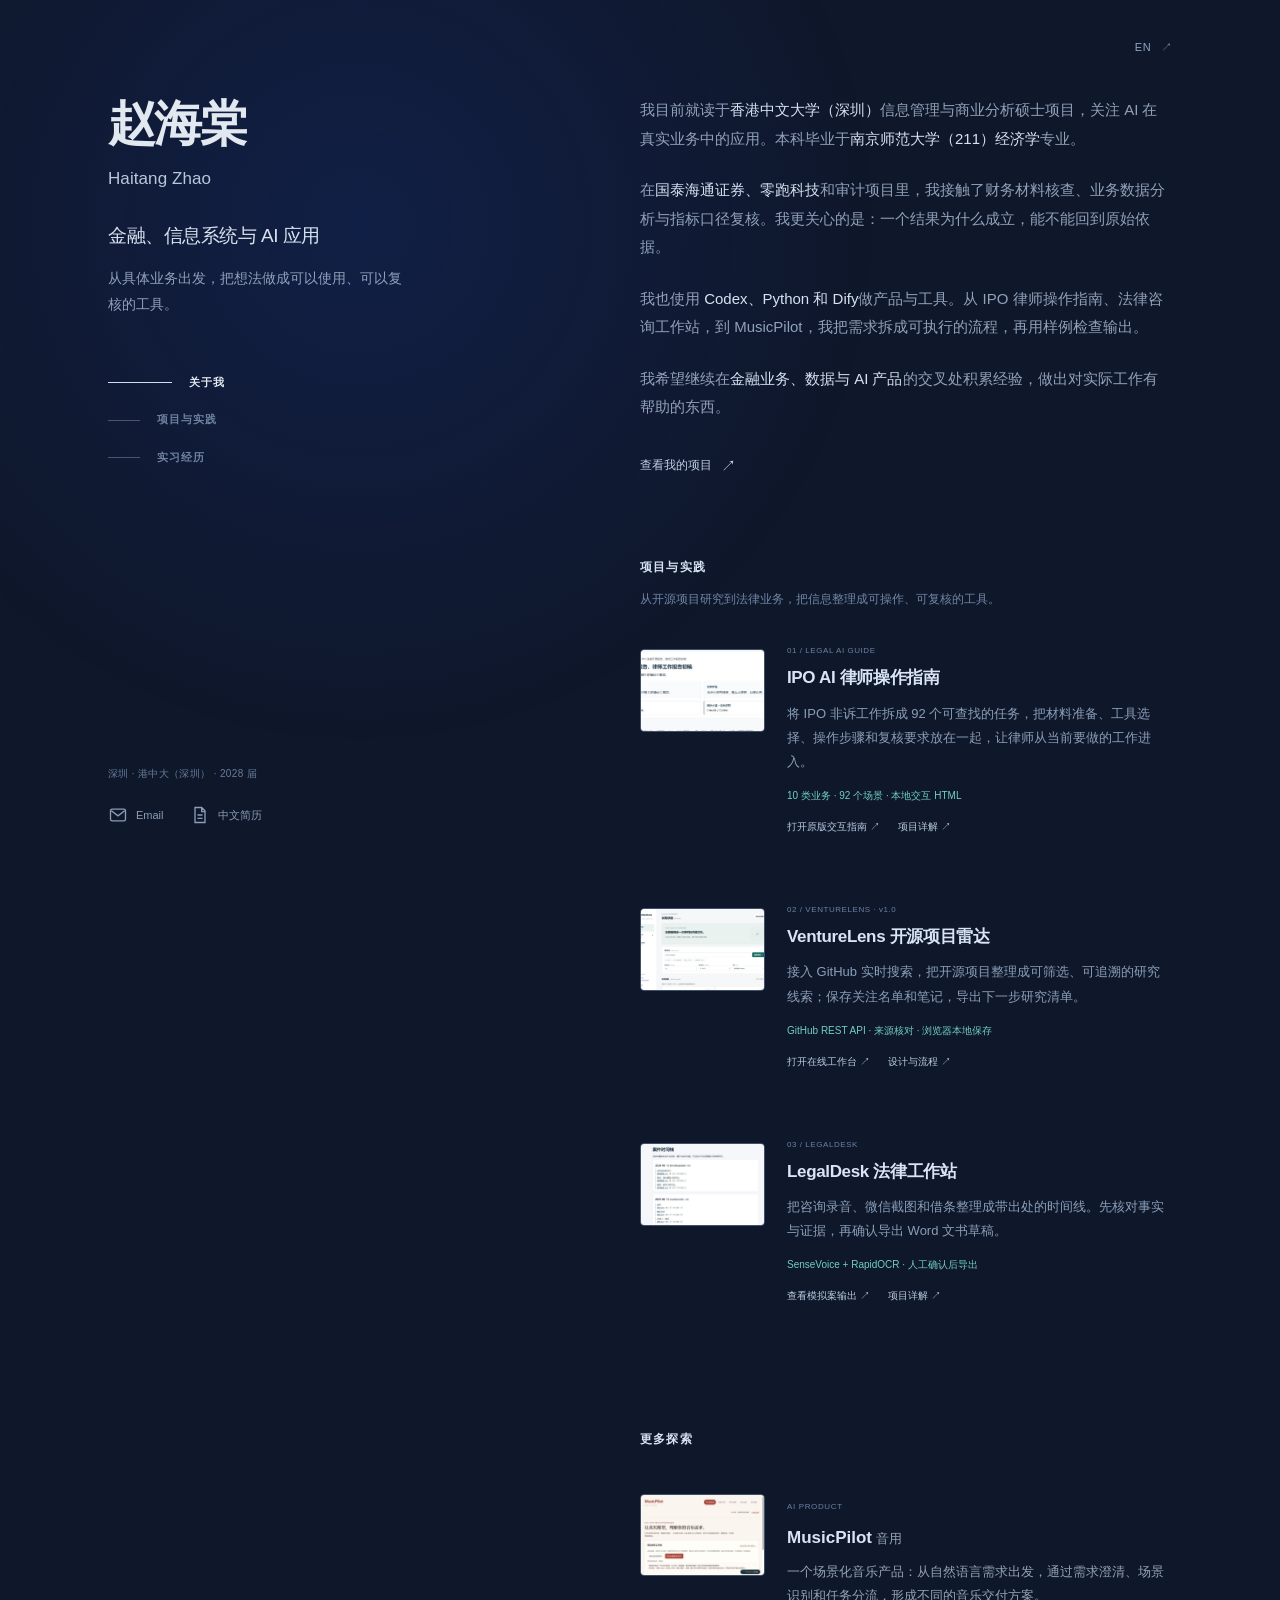
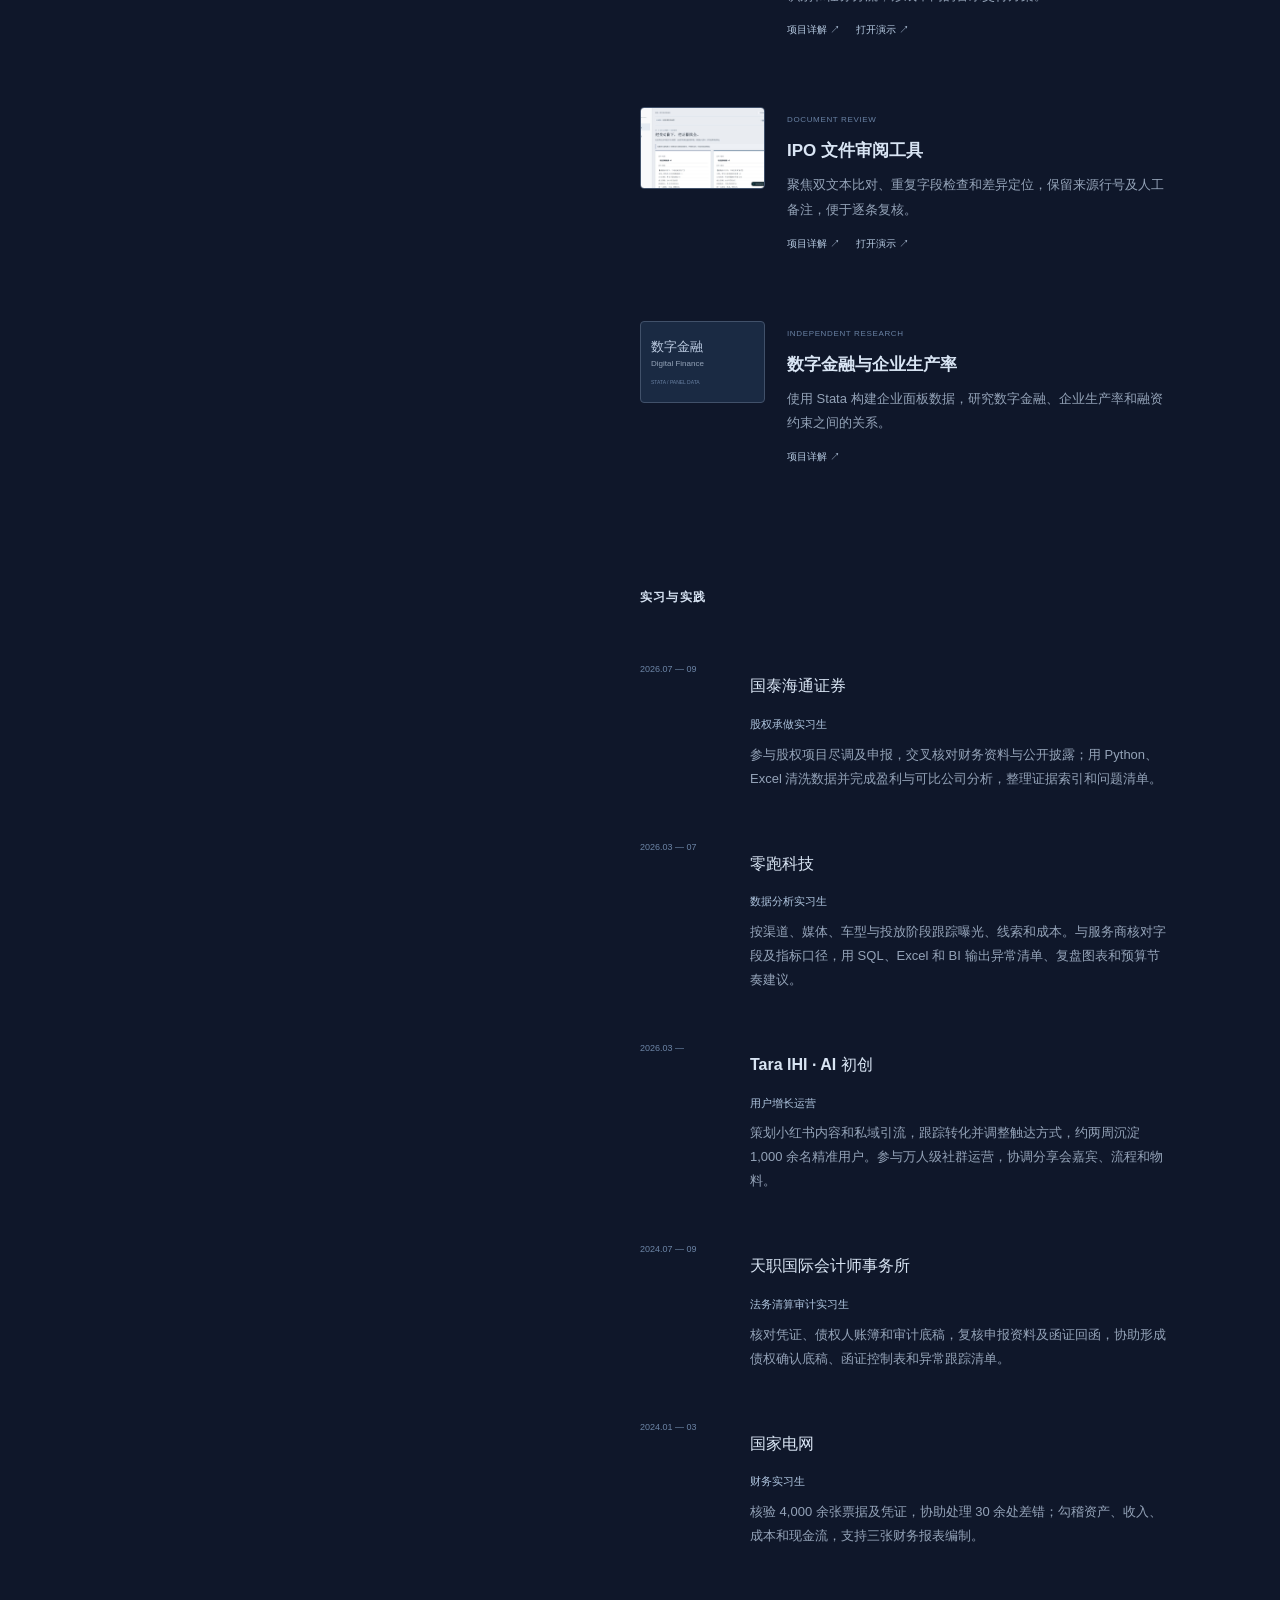
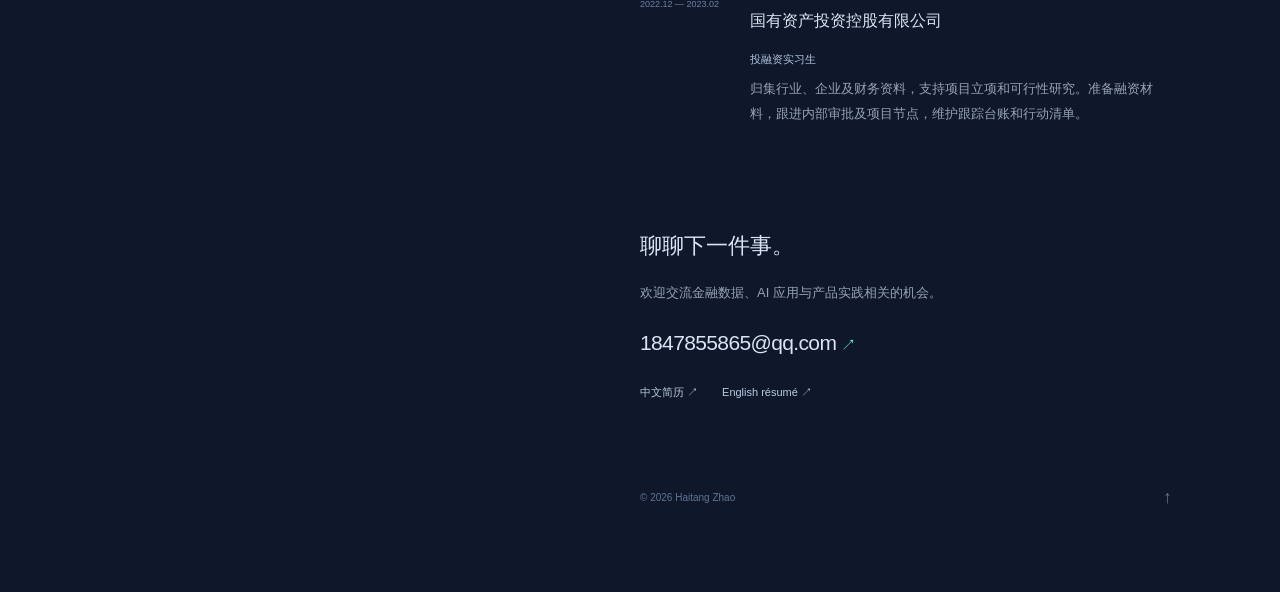
<file: index.html>
<!doctype html><html lang="zh-CN"><head><meta charset="utf-8"><meta name="viewport" content="width=device-width,initial-scale=1"><meta name="theme-color" content="#0f172a"><meta name="description" content="赵海棠：金融、信息系统与 AI 应用。项目与实践、实习经历和联系方式。"><title>赵海棠 Haitang Zhao — Finance × Systems × AI</title><link rel="stylesheet" href="style.css?v=20261106-vl2"></head><body><a class="skip" href="#about">跳至正文 / Skip to content</a><div class="spotlight" aria-hidden="true"></div><main class="first-screen" id="top"><header class="profile profile-rail"><div class="profile-top"><h1 data-i="fsname">赵海棠</h1><p class="english-name">Haitang Zhao</p><h2 data-i="fsrole">金融、信息系统与 AI 应用</h2><p class="lead" data-i="fslead">从具体业务出发，把想法做成可以使用、可以复核的工具。</p>
<nav aria-label="Page sections"><a class="active" href="#about"><span></span><b data-i="fsnavAbout">关于我</b></a><a href="#work"><span></span><b data-i="fsnavWork">项目与实践</b></a><a href="#experience"><span></span><b data-i="fsnavExp">实习经历</b></a></nav></div>
<div class="profile-bottom"><p class="location" data-i="fsschool">深圳 · 港中大（深圳） · 2028 届</p><div class="contact-links"><a href="mailto:1847855865@qq.com" aria-label="Email Haitang Zhao"><svg viewBox="0 0 24 24" fill="none" stroke="currentColor" stroke-width="1.6" aria-hidden="true"><rect x="3" y="5" width="18" height="14" rx="2"/><path d="m4 7 8 6 8-6"/></svg><span>Email</span></a><a id="resume" href="resume-cn.pdf" target="_blank" rel="noopener"><svg viewBox="0 0 24 24" fill="none" stroke="currentColor" stroke-width="1.6" aria-hidden="true"><path d="M6 3h8l4 4v14H6zM14 3v5h4M9 12h6M9 16h6"/></svg><span data-i="fsresume">中文简历</span></a></div></div></header><div class="intro reading-column"><div class="language-row"><button id="language" aria-label="Switch to English">EN <span>↗</span></button></div><section class="intro-copy" id="about"><p data-i="fsp1">我目前就读于<strong>香港中文大学（深圳）</strong>信息管理与商业分析硕士项目，关注 AI 在真实业务中的应用。本科毕业于<strong>南京师范大学（211）经济学</strong>专业。</p><p data-i="fsp2">在<strong>国泰海通证券、零跑科技</strong>和审计项目里，我接触了财务材料核查、业务数据分析与指标口径复核。我更关心的是：一个结果为什么成立，能不能回到原始依据。</p><p data-i="fsp3">我也使用 <strong>Codex、Python 和 Dify</strong>做产品与工具。从 IPO 律师操作指南、法律咨询工作站，到 MusicPilot，我把需求拆成可执行的流程，再用样例检查输出。</p><p data-i="fsp4">我希望继续在<strong>金融业务、数据与 AI 产品</strong>的交叉处积累经验，做出对实际工作有帮助的东西。</p><a class="work-link" href="#work"><span data-i="fsworkLink">查看我的项目</span><b>↗</b></a></section><section class="wrap work-section" id="work"><div class="section-heading"><h2 data-i="workHeading">项目与实践</h2><p data-i="workIntro">从开源项目研究到法律业务，把信息整理成可操作、可复核的工具。</p></div>
<article class="feature" id="guide"><div class="feature-copy"><span class="project-index">01 / LEGAL AI GUIDE</span><h3 data-i="guideTitle">IPO AI 律师操作指南</h3><p data-i="guideSummary">将 IPO 非诉工作拆成 92 个可查找的任务，把材料准备、工具选择、操作步骤和复核要求放在一起，让律师从当前要做的工作进入。</p><p class="project-note" data-i="guideNote">10 类业务 · 92 个场景 · 本地交互 HTML</p><div class="project-links"><a href="ipo-ai-lawyer-guide.html" target="_blank" rel="noopener" data-i="guideOpen">打开原版交互指南 ↗</a><button class="text-link" data-case="guide"><span data-i="readCase">项目详解</span> ↗</button></div></div><button class="feature-media guide-media" data-case="guide" aria-label="Read guide project"><div class="browser-chrome"><i></i><i></i><i></i><span>IPO AI LAWYER GUIDE</span></div><img src="guide-screen.png" alt="IPO 指南实际页面：任务目的、所需资料与推荐工具" width="930" height="370"><span class="screen-caption" data-i="guideScreenCaption">实际指南界面 · 中文原版</span><span class="media-arrow">↗</span></button></article><article class="feature" id="venturelens"><div class="feature-copy"><span class="project-index">02 / VENTURELENS · v1.0</span><h3 data-i="ventureTitle">VentureLens 开源项目雷达</h3><p data-i="ventureSummary">接入 GitHub 实时搜索，把开源项目整理成可筛选、可追溯的研究线索；保存关注名单和笔记，导出下一步研究清单。</p><p class="project-note" data-i="ventureNote">GitHub REST API · 来源核对 · 浏览器本地保存</p><div class="project-links"><a href="venturelens/" target="_blank" rel="noopener" data-i="ventureOpen">打开在线工作台 ↗</a><a href="venturelens/#workflow" target="_blank" rel="noopener" data-i="ventureDesign">设计与流程 ↗</a></div></div><a href="venturelens/" target="_blank" rel="noopener" class="feature-media" aria-label="Open VentureLens"><img src="venturelens-preview.jpg" alt="VentureLens 实际界面：项目搜索、筛选和研究线索" width="1346" height="767"></a></article>
<article class="feature" id="desk"><div class="feature-copy"><span class="project-index">03 / LEGALDESK</span><h3 data-i="deskTitle">LegalDesk 法律工作站</h3><p data-i="deskSummary">把咨询录音、微信截图和借条整理成带出处的时间线。先核对事实与证据，再确认导出 Word 文书草稿。</p><p class="project-note" data-i="deskNote">SenseVoice + RapidOCR · 人工确认后导出</p><div class="project-links"><a href="desk-demo.html" target="_blank" rel="noopener" data-i="deskDemo">查看模拟案输出 ↗</a><button class="text-link" data-case="desk"><span data-i="readCase">项目详解</span> ↗</button></div></div><button class="feature-media desk-media" data-case="desk" aria-label="Read desk project"><div class="browser-chrome"><i></i><i></i><i></i><span>LEGALDESK / EVIDENCE TIMELINE</span></div><img src="desk-screen.png" alt="法律工作站实际输出：虚构借贷案时间线及证据原文位置" width="1050" height="650" loading="lazy"><span class="screen-caption" data-i="deskScreenCaption">实际输出 · 虚构民间借贷案</span><span class="media-arrow">↗</span></button></article></section><section class="wrap more-section" id="more"><h2 data-i="moreHeading">更多探索</h2><div class="more-list">
<article class="small-project" id="music"><button class="small-preview" data-case="music" aria-label="Read music project"><img src="music.png" alt="MusicPilot 产品界面" loading="lazy"></button><div><span class="small-category">AI PRODUCT</span><h3>MusicPilot<span data-i="musicChinese"> 音用</span></h3><p data-i="musicCompact">一个场景化音乐产品：从自然语言需求出发，通过需求澄清、场景识别和任务分流，形成不同的音乐交付方案。</p><div class="small-links"><button data-case="music"><span data-i="readCase">项目详解</span> ↗</button><a href="https://dazzling-zabaione-7c2846.netlify.app/" target="_blank" rel="noopener" data-i="openDemo">打开演示 ↗</a></div></div></article>
<article class="small-project" id="legal"><button class="small-preview" data-case="legal" aria-label="Read legal project"><img src="legal.png" alt="IPO 文件审阅工具界面" loading="lazy"></button><div><span class="small-category">DOCUMENT REVIEW</span><h3 data-i="legalTitle">IPO 文件审阅工具</h3><p data-i="legalCompact">聚焦双文本比对、重复字段检查和差异定位，保留来源行号及人工备注，便于逐条复核。</p><div class="small-links"><button data-case="legal"><span data-i="readCase">项目详解</span> ↗</button><a href="https://calm-bombolone-4adf51.netlify.app/" target="_blank" rel="noopener" data-i="openDemo">打开演示 ↗</a></div></div></article>
<article class="small-project" id="research"><button class="small-preview research-cover" data-case="research" aria-label="Read research project"><span>数字金融</span><b>Digital Finance</b><small>STATA / PANEL DATA</small></button><div><span class="small-category">INDEPENDENT RESEARCH</span><h3 data-i="researchTitle">数字金融与企业生产率</h3><p data-i="researchCompact">使用 Stata 构建企业面板数据，研究数字金融、企业生产率和融资约束之间的关系。</p><div class="small-links"><button data-case="research"><span data-i="readCase">项目详解</span> ↗</button></div></div></article></div></section><section class="wrap experience-section" id="experience"><div class="section-heading"><h2 data-i="expHeading">实习与实践</h2></div><div id="experience-list"></div></section><section class="wrap contact-section" id="contact"><h2 data-i="contactHeading">聊聊下一件事。</h2><p data-i="contactText">欢迎交流金融数据、AI 应用与产品实践相关的机会。</p><a class="contact-email" href="mailto:1847855865@qq.com">1847855865@qq.com <span>↗</span></a><div class="resume-links"><a href="resume-cn.pdf" target="_blank" rel="noopener">中文简历 ↗</a><a href="resume-en.pdf" target="_blank" rel="noopener">English résumé ↗</a></div></section><footer><span>© 2026 Haitang Zhao</span><a href="#top">↑</a></footer></div></main><dialog id="case-dialog" aria-labelledby="case-title"><div class="dialog-toolbar"><span>PROJECT NOTES</span><button id="close-dialog" aria-label="Close project details">✕</button></div><div id="case-content"></div></dialog><script src="app.js?v=20261106-vl2"></script></body></html>
</file>
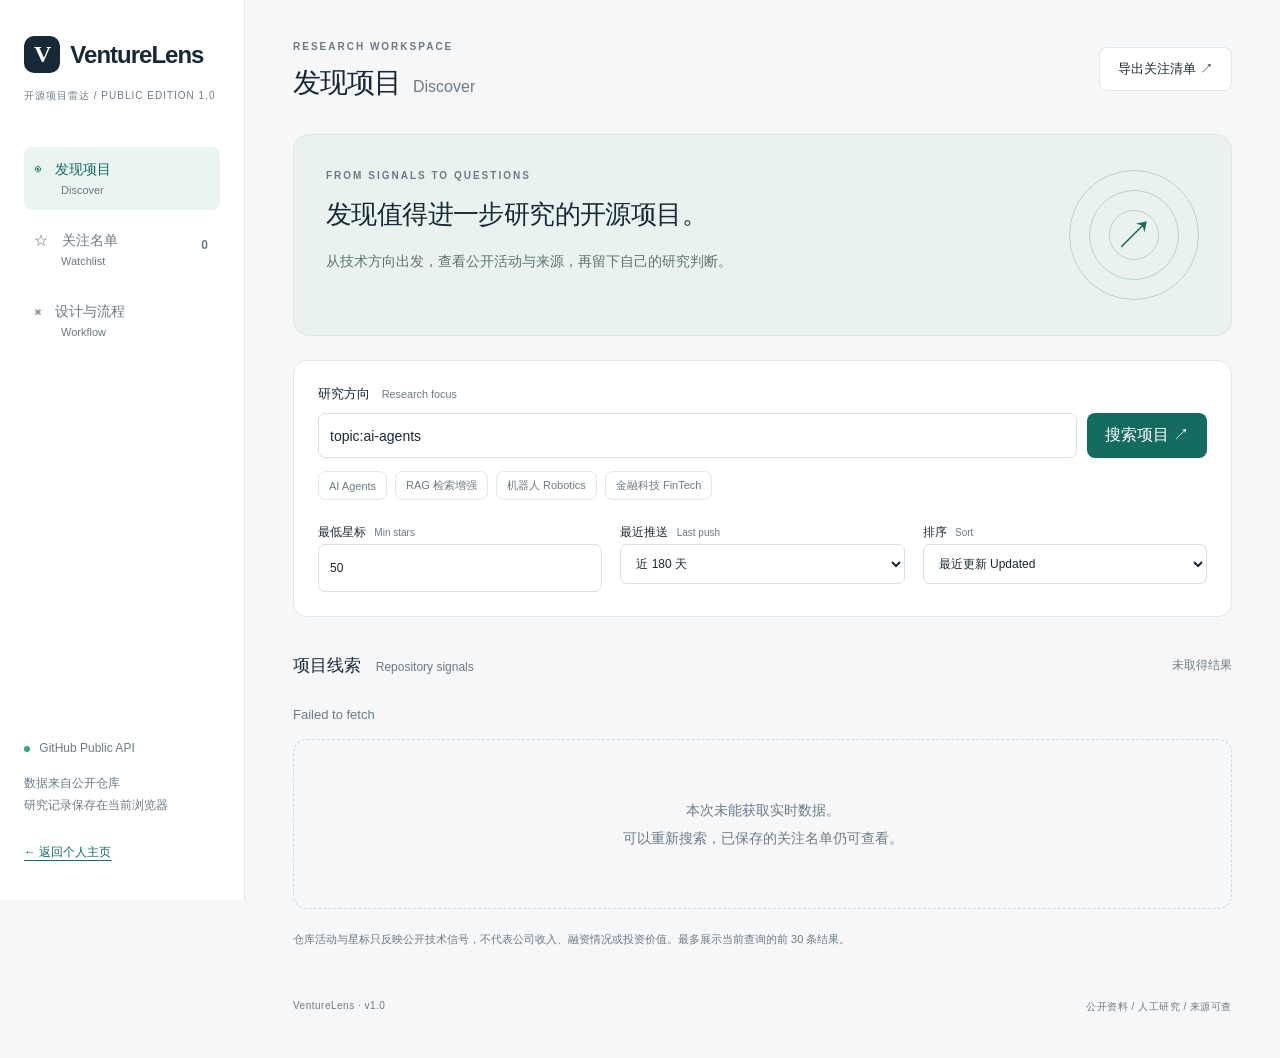
<file: venturelens/index.html>
<!doctype html>
<html lang="zh-CN"><head><meta charset="utf-8"><meta name="viewport" content="width=device-width,initial-scale=1"><meta name="description" content="VentureLens 开源项目雷达：实时搜索 GitHub 项目、整理线索与研究笔记。"><title>VentureLens｜开源项目雷达</title><link rel="stylesheet" href="style.css"></head>
<body><a class="skip" href="#main">跳到内容</a><aside class="rail"><a class="brand" href="./"><span class="logo">V</span>VentureLens</a><p class="version">开源项目雷达 / PUBLIC EDITION 1.0</p><nav aria-label="工作台导航"><button data-view="discover" class="active">◉　发现项目 <small>Discover</small></button><button data-view="saved">☆　关注名单 <small>Watchlist</small><b id="saved-count">0</b></button><button data-view="design">⌘　设计与流程 <small>Workflow</small></button></nav><div class="rail-bottom"><span class="dot"></span> GitHub Public API<p>数据来自公开仓库<br>研究记录保存在当前浏览器</p><a href="../#work">← 返回个人主页</a></div></aside>
<main id="main"><header><div><span class="eyebrow">RESEARCH WORKSPACE</span><h1 id="view-title">发现项目<span>Discover</span></h1></div><button id="export" class="secondary">导出关注清单 ↗</button></header>
<section id="discover" class="view"><div class="hero"><div><span class="eyebrow">FROM SIGNALS TO QUESTIONS</span><h2>发现值得进一步研究的开源项目。</h2><p>从技术方向出发，查看公开活动与来源，再留下自己的研究判断。</p></div><div class="hero-mark" aria-hidden="true"><i></i><i></i><i></i><b>↗</b></div></div>
<form id="search-form"><label class="search-label" for="query">研究方向 <small>Research focus</small></label><div class="search-row"><input id="query" maxlength="180" value="topic:ai-agents" placeholder="例如：topic:ai-agents 或 retrieval augmented generation" required><button type="submit" id="search-button">搜索项目 ↗</button></div><div class="presets" aria-label="快捷研究方向"><button type="button" data-query="topic:ai-agents">AI Agents</button><button type="button" data-query="topic:rag">RAG 检索增强</button><button type="button" data-query="topic:robotics">机器人 Robotics</button><button type="button" data-query="topic:fintech">金融科技 FinTech</button></div><div class="filters"><label>最低星标 <small>Min stars</small><input type="number" id="stars" min="0" max="1000000" value="50"></label><label>最近推送 <small>Last push</small><select id="days"><option value="90">近 90 天</option><option value="180" selected>近 180 天</option><option value="365">近一年</option><option value="0">不限</option></select></label><label>排序 <small>Sort</small><select id="sort"><option value="updated">最近更新 Updated</option><option value="stars">星标数量 Stars</option></select></label></div></form>
<div class="results-heading"><h2>项目线索 <small>Repository signals</small></h2><span id="result-count">等待搜索</span></div><p id="status" role="status" aria-live="polite"></p><div id="results" class="cards"></div><p class="footnote">仓库活动与星标只反映公开技术信号，不代表公司收入、融资情况或投资价值。最多展示当前查询的前 30 条结果。</p></section>
<section id="saved" class="view" hidden><p class="intro">保存感兴趣的项目，写下需要核实的问题。记录仅存于本浏览器；换设备前请先导出。</p><div id="saved-results" class="cards"></div></section>
<section id="design" class="view" hidden><div class="design-card"><span class="eyebrow">01 / PRODUCT FLOW</span><h2>一条可追溯的研究路径</h2><div class="flow"><span>研究方向<br><small>Define</small></span><b>→</b><span>API 搜索<br><small>Discover</small></span><b>→</b><span>查看来源<br><small>Review</small></span><b>→</b><span>关注与笔记<br><small>Track</small></span><b>→</b><span>导出清单<br><small>Export</small></span></div><p>把“检索到了什么”和“我如何判断”分开：仓库信息来自 GitHub；关注状态和笔记由使用者填写。</p></div><div class="design-grid"><article class="design-card"><span class="eyebrow">02 / ARCHITECTURE</span><h2>公开版如何运行</h2><p>GitHub Pages 提供静态 HTML、CSS、JavaScript。浏览器通过 HTTPS 调用 GitHub Search REST API；关注名单和笔记保存在 localStorage。</p><p>无需登录或填写密钥。搜索有 15 秒超时、错误提示与 5 分钟会话缓存。限流后等待重试，不展示伪造结果。</p></article><article class="design-card"><span class="eyebrow">03 / EVIDENCE</span><h2>证据与边界</h2><p>展示仓库链接、描述、语言、许可证、星标、Fork、创建时间和最后推送时间，并标注读取时间。</p><p>本版没有调用大模型，没有自动投资评分，也没有后台定时任务。它发现的是开源仓库线索，仍需人工核实团队、产品和商业进展。</p></article></div><article class="design-card"><span class="eyebrow">04 / PROJECT CONTEXT</span><h2>从本地工作台到公开体验版</h2><p>研究流程参考 <a href="https://github.com/alantgoff/Scout" target="_blank" rel="noopener">Scout</a>。本地版本基于 Scout 改造；本公开版独立实现网页界面与 GitHub API 集成，适配个人网站的静态托管环境。</p><p>后续可增加服务端任务队列、更多数据源及 Dify 分析。以上均为后续计划，不计入本版已完成功能。</p><a href="https://docs.github.com/en/rest/search/search#search-repositories" target="_blank" rel="noopener">GitHub API 官方文档 ↗</a></article></section>
<footer>VentureLens · v1.0 <span>公开资料 / 人工研究 / 来源可查</span></footer></main><script src="app.js"></script></body></html>
</file>
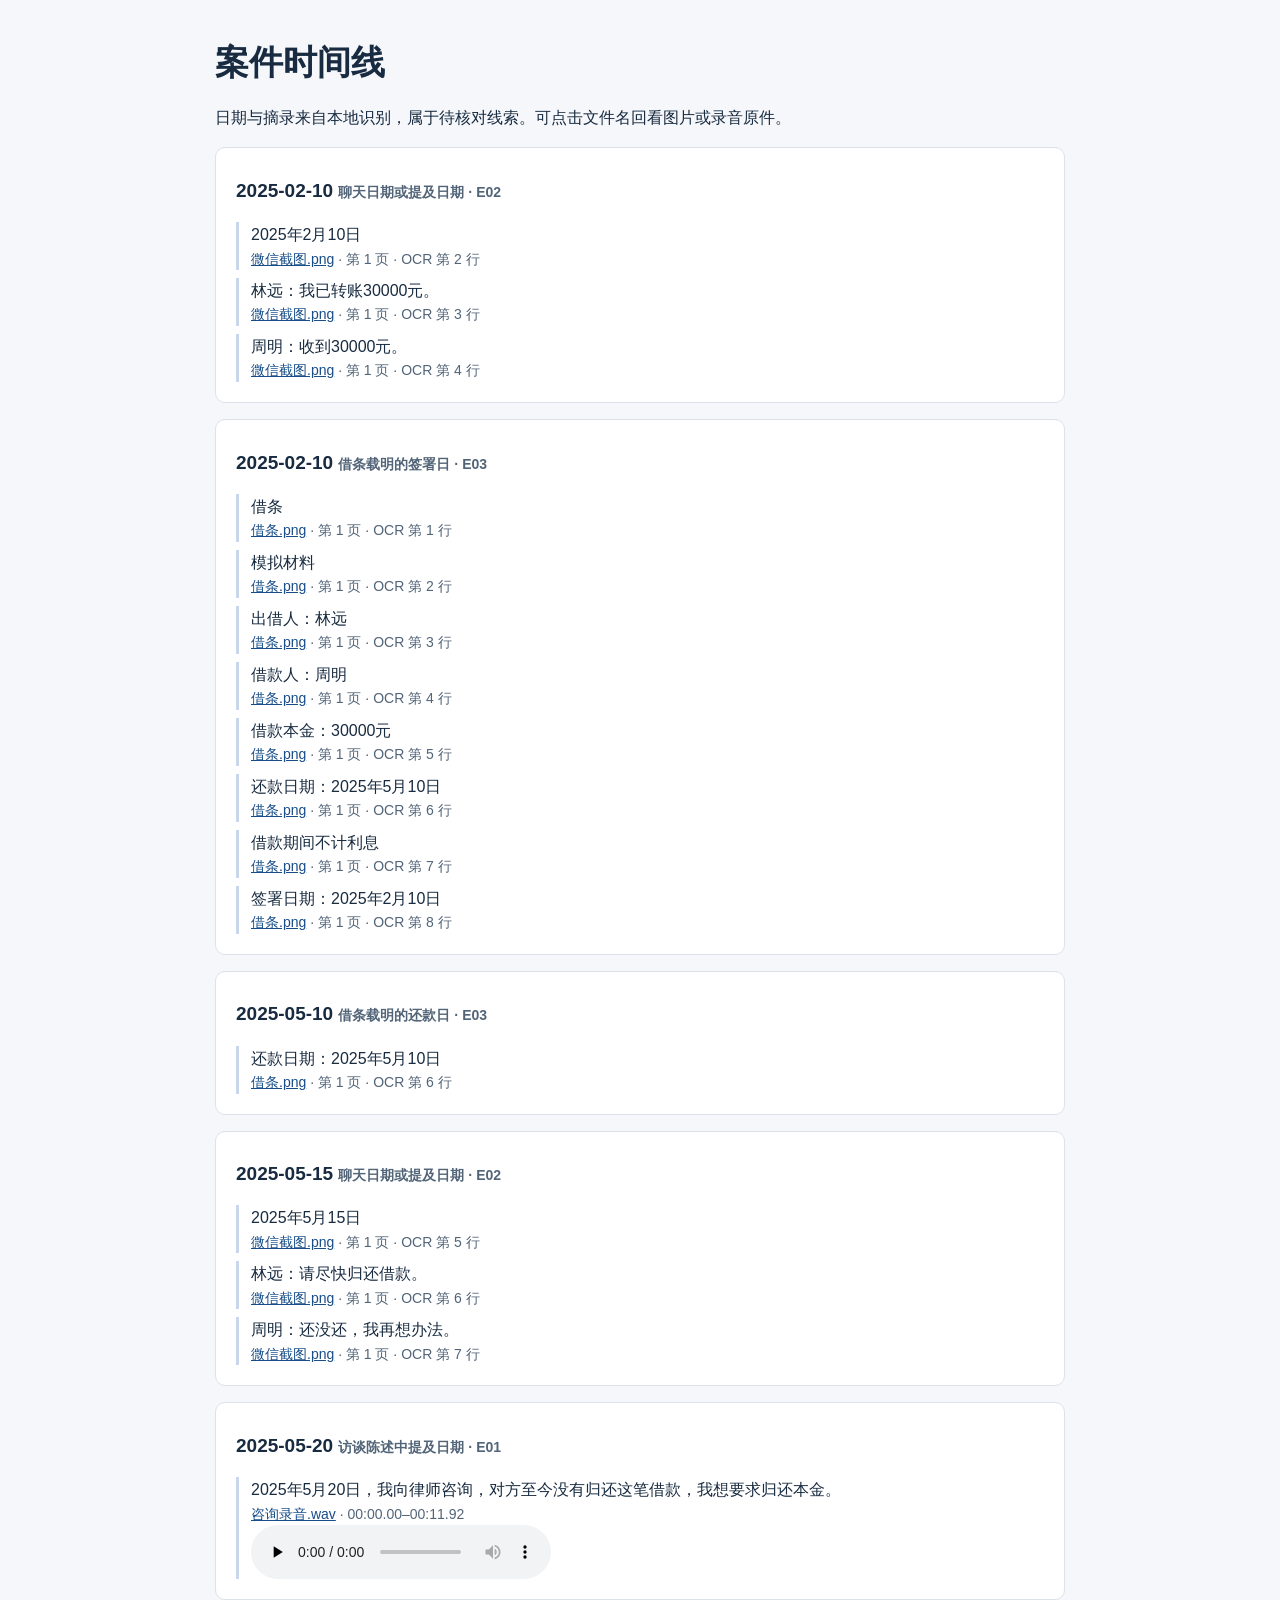
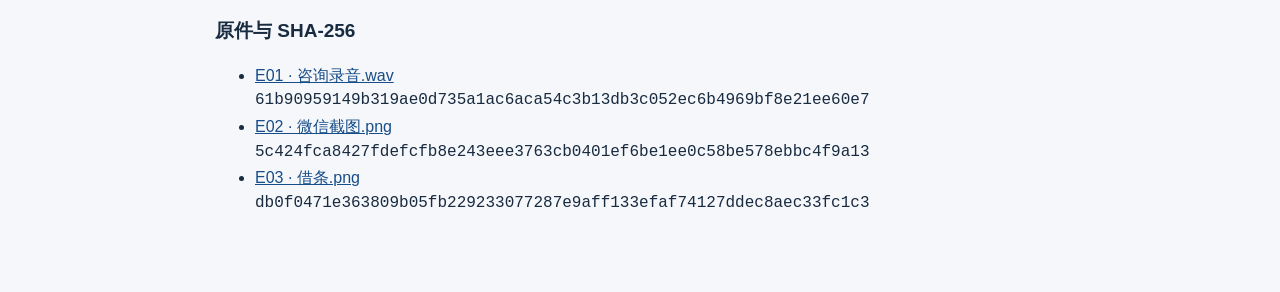
<file: desk-demo.html>
<!doctype html><html lang="zh-CN"><meta charset="utf-8">
<meta name="viewport" content="width=device-width,initial-scale=1"><title>案件时间线</title>
<style>
body{background:#f5f7fa;color:#182b40;font:16px/1.6 "Microsoft YaHei",sans-serif;margin:0}
main{max-width:850px;margin:auto;padding:35px 24px 60px}h1{font-size:34px;margin:0}
article{background:white;border:1px solid #dbe2e9;border-radius:10px;margin:16px 0;padding:12px 20px}
h2{font-size:19px}h2 span,small{color:#526478;font-size:14px}blockquote{margin:8px 0;padding-left:12px;border-left:3px solid #c8d8ea}
small,code,audio{display:block}small a{display:inline}a{color:#174d88}code{overflow-wrap:anywhere}
</style><main><h1>案件时间线</h1>
<p>日期与摘录来自本地识别，属于待核对线索。可点击文件名回看图片或录音原件。</p><article><h2>2025-02-10 <span>聊天日期或提及日期 · E02</span></h2><blockquote>2025年2月10日<small><a href="E02.png">微信截图.png</a> · 第 1 页 · OCR 第 2 行</small></blockquote><blockquote>林远：我已转账30000元。<small><a href="E02.png">微信截图.png</a> · 第 1 页 · OCR 第 3 行</small></blockquote><blockquote>周明：收到30000元。<small><a href="E02.png">微信截图.png</a> · 第 1 页 · OCR 第 4 行</small></blockquote></article><article><h2>2025-02-10 <span>借条载明的签署日 · E03</span></h2><blockquote>借条<small><a href="E03.png">借条.png</a> · 第 1 页 · OCR 第 1 行</small></blockquote><blockquote>模拟材料<small><a href="E03.png">借条.png</a> · 第 1 页 · OCR 第 2 行</small></blockquote><blockquote>出借人：林远<small><a href="E03.png">借条.png</a> · 第 1 页 · OCR 第 3 行</small></blockquote><blockquote>借款人：周明<small><a href="E03.png">借条.png</a> · 第 1 页 · OCR 第 4 行</small></blockquote><blockquote>借款本金：30000元<small><a href="E03.png">借条.png</a> · 第 1 页 · OCR 第 5 行</small></blockquote><blockquote>还款日期：2025年5月10日<small><a href="E03.png">借条.png</a> · 第 1 页 · OCR 第 6 行</small></blockquote><blockquote>借款期间不计利息<small><a href="E03.png">借条.png</a> · 第 1 页 · OCR 第 7 行</small></blockquote><blockquote>签署日期：2025年2月10日<small><a href="E03.png">借条.png</a> · 第 1 页 · OCR 第 8 行</small></blockquote></article><article><h2>2025-05-10 <span>借条载明的还款日 · E03</span></h2><blockquote>还款日期：2025年5月10日<small><a href="E03.png">借条.png</a> · 第 1 页 · OCR 第 6 行</small></blockquote></article><article><h2>2025-05-15 <span>聊天日期或提及日期 · E02</span></h2><blockquote>2025年5月15日<small><a href="E02.png">微信截图.png</a> · 第 1 页 · OCR 第 5 行</small></blockquote><blockquote>林远：请尽快归还借款。<small><a href="E02.png">微信截图.png</a> · 第 1 页 · OCR 第 6 行</small></blockquote><blockquote>周明：还没还，我再想办法。<small><a href="E02.png">微信截图.png</a> · 第 1 页 · OCR 第 7 行</small></blockquote></article><article><h2>2025-05-20 <span>访谈陈述中提及日期 · E01</span></h2><blockquote>2025年5月20日，我向律师咨询，对方至今没有归还这笔借款，我想要求归还本金。<small><a href="E01.wav">咨询录音.wav</a> · 00:00.00–00:11.92<audio controls preload="none" src="E01.wav#t=0,11.915875"></audio></small></blockquote></article><h2>原件与 SHA-256</h2><ul><li><a href="E01.wav">E01 · 咨询录音.wav</a><code>61b90959149b319ae0d735a1ac6aca54c3b13db3c052ec6b4969bf8e21ee60e7</code></li><li><a href="E02.png">E02 · 微信截图.png</a><code>5c424fca8427fdefcfb8e243eee3763cb0401ef6be1ee0c58be578ebbc4f9a13</code></li><li><a href="E03.png">E03 · 借条.png</a><code>db0f0471e363809b05fb229233077287e9aff133efaf74127ddec8aec33fc1c3</code></li></ul></main></html>
</file>
<file: style.css>
:root{color-scheme:dark;--bg:#0f172a;--text:#94a3b8;--strong:#e2e8f0;--accent:#5eead4;--font:Inter,"Segoe UI","PingFang SC","Microsoft YaHei",sans-serif}*{box-sizing:border-box}html{scroll-behavior:smooth}body{margin:0;background:var(--bg);color:var(--text);font:16px/1.7 var(--font);-webkit-font-smoothing:antialiased}h1,h2,p{margin:0}a{color:inherit;text-decoration:none}button{font:inherit;color:inherit;cursor:pointer;background:none;border:0;padding:0}a,button{-webkit-tap-highlight-color:transparent}a:focus-visible,button:focus-visible{outline:2px solid var(--accent);outline-offset:7px}::selection{background:#5eead440;color:var(--strong)}.skip{position:fixed;left:20px;top:-70px;padding:8px 15px;background:var(--accent);color:var(--bg);z-index:10}.skip:focus{top:12px}.spotlight{--mouse-x:28vw;--mouse-y:25vh;position:fixed;inset:0;z-index:0;pointer-events:none;background:radial-gradient(650px circle at var(--mouse-x) var(--mouse-y),rgba(29,78,216,.16),transparent 80%)}.first-screen{max-width:1160px;min-height:100dvh;margin:0 auto;padding:0 48px;display:grid;grid-template-columns:43% 50%;gap:7%;position:relative;z-index:1}.profile{position:sticky;top:0;height:100dvh;padding:96px 0 75px;display:flex;flex-direction:column;justify-content:space-between;min-height:680px}h1{font-size:48px;line-height:1.15;letter-spacing:-.045em;font-weight:700;color:var(--strong)}.english-name{font-size:17px;letter-spacing:.005em;color:#b9c7d9;margin-top:14px}.profile h2{font-size:19px;font-weight:500;line-height:1.6;color:#d8e2ee;margin-top:27px;letter-spacing:-.025em}.lead{max-width:300px;font-size:14px;line-height:1.8;margin-top:15px;color:#90a1ba}.profile nav{display:flex;flex-direction:column;gap:20px;margin-top:57px}.profile nav a{display:flex;align-items:center;gap:17px;width:max-content;max-width:100%;font-size:11px;letter-spacing:.08em;line-height:1.6;color:#6e819f}.profile nav b{font-weight:650}.profile nav a>span{height:1px;width:32px;background:#465773;transition:width .2s,background .2s}.profile nav a:hover,.profile nav a.active{color:var(--strong)}.profile nav a:hover>span,.profile nav a.active>span{background:#d0def0;width:64px}.location{font-size:10px;letter-spacing:.035em;color:#687e9d;margin-bottom:23px}.contact-links{display:flex;align-items:center;gap:26px}.contact-links>a{display:flex;gap:8px;align-items:center;font-size:11px;color:#8b9db8;transition:color .2s}.contact-links svg{height:20px;width:20px}.contact-links>a:hover{color:var(--strong)}.intro{padding:96px 0 80px;position:relative;min-width:0}.language-row{position:absolute;top:32px;right:0}#language{font-size:11px;letter-spacing:.04em;color:#90a5c1}#language span{color:#6d92b6;margin-left:6px}#language:hover{color:var(--strong)}.intro-copy p{font-size:15px;line-height:1.9;margin-bottom:23px;color:#90a1b9}.intro-copy strong{color:#d6e2f2;font-weight:500}.work-link{display:inline-flex;align-items:center;gap:9px;margin-top:8px;color:#bfcfe4;font-size:12px;font-weight:500}.work-link b{font-size:15px;font-weight:400;transition:transform .2s}.work-link:hover{color:var(--accent)}.work-link:hover b{transform:translate(3px,-3px)}
@media(min-width:1450px){.first-screen{max-width:1250px;padding:0 60px;grid-template-columns:44% 49%;gap:7%}.profile,.intro{padding-top:105px}h1{font-size:52px}.intro-copy p{font-size:16px}}
@media(max-width:1000px){.first-screen{padding:0 36px;grid-template-columns:42% 52%;gap:6%}.profile,.intro{padding-top:78px}.profile{padding-bottom:55px;min-height:650px}h1{font-size:40px}.profile h2{font-size:17px}.lead{font-size:13px;max-width:250px}.intro-copy p{font-size:14px;line-height:1.9}.profile nav{margin-top:45px}.contact-links{gap:19px}.contact-links a{font-size:10px}.contact-links svg{width:17px;height:17px}.location{font-size:9px}}
@media(max-width:640px){.first-screen{display:block;padding:0 27px;min-height:100dvh}.profile{position:relative;height:auto;min-height:0;padding:65px 0 38px}.profile h1{font-size:43px}.english-name{font-size:16px;margin-top:12px}.profile h2{font-size:18px;margin-top:22px}.lead{font-size:14px;max-width:340px;line-height:1.85;margin-top:13px}.profile nav{display:none}.profile-bottom{margin-top:29px}.location{font-size:9px;margin-bottom:18px}.contact-links{gap:25px}.contact-links a{font-size:11px}.contact-links svg{width:19px;height:19px}.intro{padding:9px 0 50px}.intro-copy p{font-size:14px;line-height:1.95;margin-bottom:21px}.language-row{position:fixed;right:27px;top:26px;z-index:3}#language{padding:7px 9px;background:#0f172adb;border-radius:4px}.spotlight{background:radial-gradient(500px circle at var(--mouse-x) var(--mouse-y),rgba(29,78,216,.14),transparent 80%)}}
@media(prefers-reduced-motion:reduce){html{scroll-behavior:auto}*{transition:none!important}}

.reading-column{min-width:0}.intro-copy{scroll-margin-top:90px;padding-bottom:80px}.reading-column>.wrap{width:auto;max-width:none;margin:0;padding-bottom:80px;scroll-margin-top:55px}.section-heading{margin-bottom:28px}.section-heading h2,.more-section>h2{font-size:12px;font-weight:650;letter-spacing:.1em;text-transform:uppercase;color:#d6e2f2;line-height:1.6;margin-bottom:12px}.section-heading>p{font-size:12px;line-height:1.8;color:#7186a5}.feature{display:grid;grid-template-columns:125px minmax(0,1fr);gap:22px;position:relative;isolation:isolate;padding:22px 0;margin:0 0 24px}.feature:first-of-type{padding-top:5px}.feature:before,.small-project:before,.experience-entry:before{content:"";position:absolute;inset:5px -15px;border-radius:6px;background:transparent;border:1px solid transparent;z-index:-1;transition:background .2s,border-color .2s}.feature:hover:before,.small-project:hover:before,.experience-entry:hover:before{background:#1e293b66;border-color:#33415544}.feature-copy{min-width:0;order:2}.feature-media{order:1;align-self:start;width:125px;height:83px;border:1px solid #41516a;border-radius:4px;overflow:hidden;display:block;margin-top:5px;padding:0;background:#1c2b42}.feature-media img{display:block;width:100%;height:100%;object-fit:cover;object-position:top}.browser-chrome,.screen-caption,.media-arrow{display:none}.project-index{font-size:8px;letter-spacing:.07em;color:#6981a3;display:block;margin-bottom:7px}.feature h3{font-size:17px;font-weight:600;line-height:1.6;letter-spacing:-.02em;color:#d9e5f4;margin:0 0 10px}.feature-copy>p{font-size:13px;line-height:1.85;color:#8a9eb9}.feature-copy .project-note{font-size:10px;color:#70cfc2;margin-top:13px;line-height:1.7}.project-links{display:flex;flex-wrap:wrap;gap:9px 18px;margin-top:14px;font-size:10px;color:#b8cce3}.project-links button{font-size:10px}.project-links a:hover,.project-links button:hover{color:#5eead4}.more-section>h2{margin-bottom:18px}.small-project{display:grid;grid-template-columns:125px minmax(0,1fr);gap:22px;padding:22px 0;margin-bottom:21px;position:relative;isolation:isolate}.small-preview{width:125px;height:82px;border:1px solid #41516a;border-radius:4px;overflow:hidden;display:block;text-align:left;margin-top:4px}.small-preview img{display:block;width:100%;height:100%;object-fit:cover;object-position:top}.small-category{font-size:8px;letter-spacing:.08em;color:#6981a3}.small-project h3{font-size:17px;font-weight:600;color:#d9e5f4;line-height:1.6;margin:7px 0 9px}.small-project h3>span{font-size:13px;font-weight:400;color:#94a3b8}.small-project p{font-size:13px;line-height:1.85}.small-links{display:flex;flex-wrap:wrap;gap:16px;font-size:10px;color:#b8cce3;margin-top:13px}.small-links button{font-size:10px}.small-links a:hover,.small-links button:hover{color:#5eead4}.research-cover{background:#1a2a43;padding:12px 10px}.research-cover>span{font-size:13px;color:#bdcce2;display:block}.research-cover b{font-size:8px;display:block;font-weight:400;line-height:1.5}.research-cover small{font-size:5px;display:block;margin-top:8px;color:#6981a3}.experience-entry{display:grid;grid-template-columns:90px minmax(0,1fr);gap:20px;padding:22px 0;position:relative;isolation:isolate}.experience-entry time{font-size:9px;color:#6c84a5;line-height:1.8;padding-top:4px}.experience-entry h3{font-size:16px;font-weight:550;line-height:1.6;color:#d9e5f4}.experience-entry .role{font-size:11px;color:#afc5df;margin:5px 0 9px}.experience-entry p:last-of-type{font-size:13px;line-height:1.85}.contact-section>h2{font-size:22px;font-weight:550;color:#d9e5f4;margin-bottom:18px;line-height:1.6}.contact-section>p{font-size:13px;line-height:1.9}.contact-email{font-size:21px;color:#d9e5f4;letter-spacing:-.03em;margin-top:20px;display:inline-block;overflow-wrap:anywhere}.contact-email span{font-size:15px;color:#5eead4}.resume-links{display:flex;flex-wrap:wrap;gap:24px;font-size:11px;margin-top:22px;color:#b8cce3}.resume-links a:hover{color:#5eead4}.reading-column footer{font-size:10px;color:#5f7493;display:flex;justify-content:space-between;align-items:center}.reading-column footer a{font-size:18px}dialog{background:#121e34;color:#e2e8f0;border:1px solid #32445f;border-radius:10px;width:calc(100% - 36px);max-width:760px;max-height:86dvh;padding:0;box-shadow:0 35px 100px #0008}dialog::backdrop{background:#060d1bd9;backdrop-filter:blur(6px)}.dialog-toolbar{position:sticky;top:0;background:#121e34;border-bottom:1px solid #24334c;display:flex;justify-content:space-between;align-items:center;padding:13px 25px;z-index:1;font-size:10px;letter-spacing:.12em;color:#8ba0bd}#close-dialog{font-size:19px;padding:3px 6px;color:#e2e8f0}#case-content{padding:25px 33px 35px}#case-content .eyebrow{font-size:10px;letter-spacing:.08em;color:#80a7ba}#case-content h2{font-size:27px;line-height:1.5;font-weight:600;letter-spacing:-.035em;margin:9px 0 20px;color:#e2e8f0}#case-content .case-intro{color:#c0cce0;font-size:14px;line-height:1.95;margin-bottom:26px}#case-content h3{font-size:14px;color:#5eead4;font-weight:500;margin:24px 0 8px}#case-content ul{padding-left:19px;margin:8px 0}#case-content li,#case-content p{font-size:13px;line-height:1.95;color:#94a3b8}#case-content li+li{margin-top:8px}#case-content .case-source{border-top:1px solid #24334c;margin-top:26px;padding-top:17px;font-size:11px}
@media(max-width:1000px){.feature,.small-project{grid-template-columns:98px minmax(0,1fr);gap:17px}.feature-media,.small-preview{width:98px;height:70px}.feature h3,.small-project h3{font-size:16px}.feature-copy>p,.small-project p,.experience-entry p:last-of-type{font-size:12px}.experience-entry{grid-template-columns:1fr;gap:7px}.experience-entry time{padding:0}.project-index{font-size:7px}}
@media(max-width:640px){.intro-copy{padding-bottom:60px}.reading-column>.wrap{padding-bottom:55px;scroll-margin-top:30px}.feature,.small-project{grid-template-columns:110px minmax(0,1fr);gap:18px}.feature-media,.small-preview{width:110px;height:76px}.intro-copy p{font-size:14px}.experience-entry{grid-template-columns:90px minmax(0,1fr);gap:17px}#case-content{padding:22px}#case-content h2{font-size:24px}}
@media(max-width:430px){.feature,.small-project{display:flex;flex-direction:column;gap:16px}.feature-copy{order:2}.feature-media{order:1;width:145px;height:90px}.small-preview{width:145px;height:90px}.experience-entry{grid-template-columns:1fr;gap:7px}.contact-email{font-size:19px}}
</file>
<file: venturelens/style.css>
:root{--bg:#f6f7f9;--ink:#172936;--muted:#6a7b87;--line:#e1e7eb;--accent:#156b60;--soft:#eaf4f0;font-family:Inter,"Segoe UI","Microsoft YaHei",sans-serif;color:var(--ink);background:var(--bg);font-synthesis:none}*{box-sizing:border-box}body{margin:0}a{color:var(--accent);text-underline-offset:4px}button,input,select,textarea{font:inherit}button{cursor:pointer;border:0;background:var(--accent);color:white;border-radius:8px;padding:12px 18px;font-weight:600}button:hover{filter:brightness(.94)}button:disabled{opacity:.55;cursor:wait}button:focus-visible,a:focus-visible,input:focus-visible,textarea:focus-visible,select:focus-visible{outline:3px solid #73b8af;outline-offset:3px}.skip{position:absolute;left:-9999px}.skip:focus{left:16px;top:16px;z-index:5;background:white;padding:12px}.rail{width:245px;position:fixed;inset:0 auto 0 0;padding:36px 24px;background:#fff;border-right:1px solid var(--line);display:flex;flex-direction:column}.brand{font-size:24px;font-weight:750;text-decoration:none;color:var(--ink);display:flex;align-items:center;gap:10px;letter-spacing:-1px}.logo{background:var(--ink);color:#fff;border-radius:10px;padding:5px 10px;font-family:Georgia,serif}.version{font-size:10px;letter-spacing:1px;color:var(--muted);margin:16px 0 44px}nav{display:grid;gap:8px}nav button{display:block;background:transparent;color:var(--muted);text-align:left;padding:14px 10px;font-size:14px;font-weight:550;position:relative}nav button small{display:block;margin:5px 0 0 27px;font-size:11px;color:var(--muted)}nav button.active{background:var(--soft);color:var(--accent)}#saved-count{position:absolute;right:12px;top:20px;font-size:12px}.rail-bottom{margin-top:auto;font-size:12px;color:var(--muted);line-height:1.9}.rail-bottom a{display:inline-block;margin-top:12px}.dot{display:inline-block;width:6px;height:6px;background:#35a28a;border-radius:50%;margin-right:6px}main{margin-left:245px;max-width:1550px;padding:36px 48px}header{display:flex;align-items:center;justify-content:space-between;margin-bottom:32px;gap:16px}.eyebrow{font-size:10px;letter-spacing:2px;font-weight:700;color:var(--muted)}h1{font-size:28px;letter-spacing:-1px;margin:10px 0 0}h1 span{font-size:16px;font-weight:400;letter-spacing:0;margin-left:12px;color:var(--muted)}h2{font-size:21px;line-height:1.5;margin:12px 0}.secondary{background:#fff;border:1px solid var(--line);color:var(--ink);font-size:13px}.hero{background:#eaf2ef;border:1px solid #dce7e2;border-radius:16px;padding:30px 32px;display:flex;justify-content:space-between;overflow:hidden;gap:24px}.hero h2{font-size:26px;letter-spacing:-.6px;max-width:620px}.hero p,.intro{color:#5d746b;line-height:1.9;font-size:14px}.hero-mark{flex:0 0 130px;height:140px;position:relative;display:grid;place-items:center}.hero-mark i{position:absolute;border:1px solid #b7d2c7;border-radius:50%;width:130px;height:130px}.hero-mark i:nth-child(2){width:90px;height:90px}.hero-mark i:nth-child(3){width:50px;height:50px}.hero-mark b{font-size:40px;color:#156b60;font-weight:400}form{background:#fff;border:1px solid var(--line);border-radius:14px;margin:24px 0;padding:24px}.search-label{font-size:13px;font-weight:600;display:block;margin-bottom:10px}small{font-weight:400;color:var(--muted)}.search-label small{margin-left:8px}.search-row{display:flex;gap:10px}input,select,textarea{border:1px solid #d5dfe3;border-radius:7px;padding:11px;background:white;color:var(--ink);min-width:0}#query{flex:1;width:100%;font-size:14px}.search-row button{white-space:nowrap}.presets{display:flex;flex-wrap:wrap;gap:8px;margin:13px 0 20px}.presets button{padding:6px 10px;font-size:11px;border:1px solid var(--line);color:var(--muted);background:white;font-weight:400}.filters{display:grid;grid-template-columns:repeat(3,1fr);gap:18px}.filters label{font-size:12px;line-height:2}.filters small{margin-left:5px;font-size:10px}.filters input,.filters select{display:block;width:100%;font-size:12px}.results-heading{display:flex;justify-content:space-between;align-items:center}.results-heading h2{font-size:17px}.results-heading small{font-size:12px;margin-left:10px}#result-count{font-size:12px;color:var(--muted)}#status{font-size:13px;line-height:1.7;color:var(--muted);overflow-wrap:anywhere}.cards{display:grid;grid-template-columns:repeat(2,minmax(0,1fr));gap:16px}.card{background:#fff;border:1px solid var(--line);border-radius:13px;padding:24px;display:flex;flex-direction:column;min-width:0}.card-top{display:flex;justify-content:space-between;align-items:flex-start;gap:12px}.repo-owner{color:var(--muted);font-size:11px;overflow-wrap:anywhere}.card h3{font-size:18px;line-height:1.4;margin:6px 0 10px;overflow-wrap:anywhere}.card h3 a{color:var(--ink);text-decoration:none}.save{font-size:12px;background:var(--soft);color:var(--accent);white-space:nowrap;padding:8px 10px}.description{font-size:13px;line-height:1.8;color:#61727e;flex:1;overflow-wrap:anywhere;white-space:pre-line}.metrics{display:flex;gap:20px;margin:12px 0 18px;font-size:13px}.metrics span{color:var(--muted);font-size:10px;display:block;margin-top:4px}.tags{display:flex;flex-wrap:wrap;gap:6px}.tags span{font-size:10px;padding:5px 8px;background:#f1f4f6;color:#627786;border-radius:5px}.card details{margin-top:18px;border-top:1px solid var(--line);padding-top:13px;font-size:12px;line-height:1.8;color:var(--muted)}summary{cursor:pointer;color:var(--ink)}dl{display:grid;grid-template-columns:90px 1fr;gap:8px}dd{margin:0;overflow-wrap:anywhere}.note-label{display:block;font-size:12px;color:var(--muted);margin-top:18px}.note-label textarea{width:100%;resize:vertical;margin-top:8px;font-size:12px;line-height:1.7}.empty{grid-column:1/-1;padding:56px 24px;border:1px dashed #ccd8de;border-radius:14px;text-align:center;color:var(--muted);font-size:14px;line-height:2}.footnote{font-size:11px;color:var(--muted);line-height:1.9;margin-top:20px}footer{display:flex;justify-content:space-between;color:var(--muted);font-size:10px;letter-spacing:.5px;padding:40px 0 8px}.design-card{padding:28px;background:white;border:1px solid var(--line);border-radius:14px;margin-bottom:18px}.design-card p{font-size:14px;line-height:1.9;color:#61727e}.design-grid{display:grid;grid-template-columns:1fr 1fr;gap:18px}.flow{display:flex;align-items:center;justify-content:space-between;gap:12px;padding:24px 0}.flow span{background:var(--soft);padding:16px;border-radius:8px;text-align:center;font-size:13px;line-height:1.8}.flow b{color:#9bb4ab}.flow small{font-size:10px}[hidden]{display:none!important}@media(min-width:1550px){main{margin-right:auto}}@media(max-width:1100px){main{padding:28px}.rail{width:210px;padding:28px 18px}main{margin-left:210px}.cards{grid-template-columns:1fr}.hero-mark{display:none}}@media(max-width:760px){.rail{position:static;width:auto;padding:20px;border-bottom:1px solid var(--line)}.version{margin:8px 0 18px}.rail nav{display:flex;gap:6px}.rail nav button{flex:1;font-size:12px;padding:12px 6px}.rail nav small{margin-left:0;font-size:10px}.rail-bottom{display:none}#saved-count{position:static;margin-left:5px}.rail nav button.active{border-radius:8px}main{margin:0;padding:24px 18px}header{align-items:flex-start}h1{font-size:23px}h1 span{display:block;margin:6px 0 0;font-size:13px}.hero{padding:24px}.hero h2{font-size:23px}.filters{gap:10px}.filters small{display:none}form{padding:18px}.search-row{flex-wrap:wrap}.search-row input{flex-basis:100%}.search-row button{width:100%}.design-grid{grid-template-columns:1fr}.flow{flex-direction:column}.flow span{width:100%}.flow b{transform:rotate(90deg)}.results-heading small{display:none}.card{padding:20px}footer span{display:none}}
</file>
